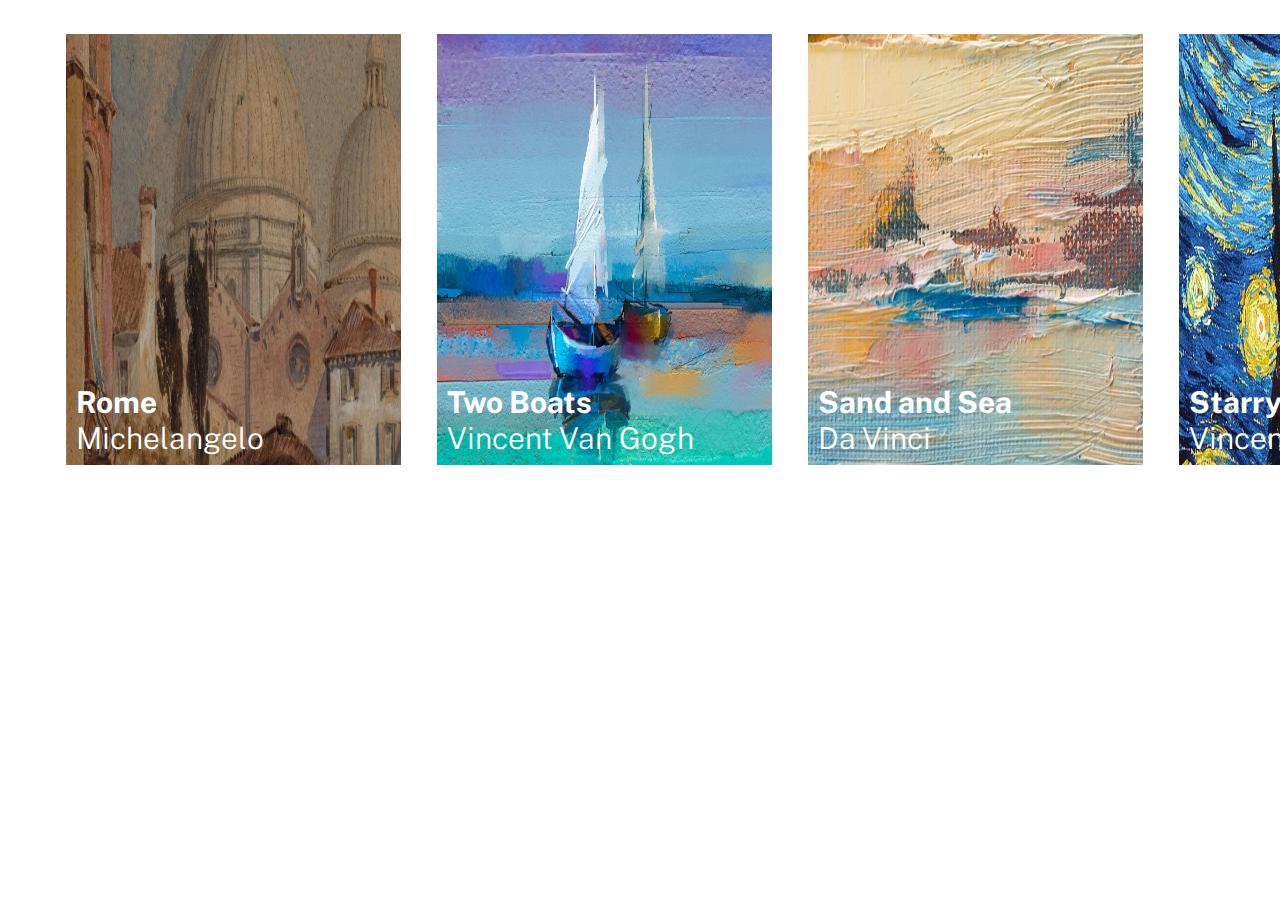
<file: Desafio 2/index.html>
<!DOCTYPE html>
<html lang="en">
<head>
    <meta charset="UTF-8">
    <meta http-equiv="X-UA-Compatible" content="IE=edge">
    <meta name="viewport" content="width=device-width, initial-scale=1.0">
    <title>Lista de Imagens</title>

    <link rel="stylesheet" href="style.css">
</head>
<body>
    <!-- <h1>Lista de Imagens</h1> -->

    <ul class="main-container">
        <div class="container-rome">
            <li><img class="rome" src="lista-imagens/6.jpg"></li>
            <div class="titulo-rome"><span>Rome</span><br>Michelangelo</div>
        </div>

        <div class="container-two-boats">
            <li><img class="two-boats" src="lista-imagens/3.jpg"></li>
            <div class="titulo-two-boats"><span>Two Boats</span><br>Vincent Van Gogh</div>
        </div>

        <div class="container-sand-and-sea">
            <li><img class="sand-and-sea" src="lista-imagens/4.jpg"></li>
            <div class="titulo-sand-and-sea"><span>Sand and Sea</span><br>Da Vinci</div>
        </div>

        <div class="container-starry-night">
            <li><img class="starry-night" src="lista-imagens/5.jpg"></li>
            <div class="titulo-starry-night"><span>Starry Night</span><br>Vincent Van Gogh</div>
        </div>
    </ul>
    
</body>
</html>
</file>
<file: Desafio 2/style.css>
@font-face {
    font-family: "Public Sans Subtitulo";
    src: url("./Fonte/static/PublicSans-Light.ttf");
}

@font-face {
    font-family: "Public Sans Titulo";
    src: url("./Fonte/static/PublicSans-Bold.ttf");
}

.main-container {
    display: flex;
}


.container-rome,
.container-two-boats,
.container-sand-and-sea,
.container-starry-night {
    display: flex;
    margin: 18px;
}

span {
    font-family:"Public Sans Titulo";
}

ul {
    list-style-type: none;
}

.container-rome {
    position: relative;
}

.rome {
    width: 335px;
    height: 431px;
}

.titulo-rome {
    position: absolute;
    top: 350px;
    left: 10px;
    font-size: 30px;
    font-family: "Public Sans Subtitulo";
    color: white;
    width: 300px;
}

.container-two-boats {
    position: relative;
}

.two-boats {
    width: 335px;
    height: 431px;
}

.titulo-two-boats {
    position: absolute;
    top: 350px;
    left: 10px;
    font-size: 30px;
    font-family: "Public Sans Subtitulo";
    color: white;
    width: 300px;
}

.container-sand-and-sea {
    position: relative;
}

.sand-and-sea {
    width: 335px;
    height: 431px;
}

.titulo-sand-and-sea {
    position: absolute;
    top: 350px;
    left: 10px;
    font-size: 30px;
    font-family: "Public Sans Subtitulo";
    color: white;
    width: 300px;
}

.container-starry-night {
    position: relative;
}

.starry-night {
    width: 335px;
    height: 431px;
}

.titulo-starry-night {
    position: absolute;
    top: 350px;
    left: 10px;
    font-size: 30px;
    font-family: "Public Sans Subtitulo";
    color: white;
    width: 300px;
}

@media (max-width:375px) {

    body {
        overflow-x: hidden;
    }

    .main-container {
        display: block;
        margin: 0 auto;
        align-items: center;
    }

    .container-rome,
    .container-two-boats,
    .container-sand-and-sea,
    .container-starry-night {
    display: block;
    margin: 0 auto;
    }

    .rome,
    .two-boats,
    .sand-and-sea,
    .starry-night {
        margin: 0 auto;
        display: block;
        height: 432px;
        width: 335px;
    }

    ul {
        padding: 0;
    }


 
}
</file>
